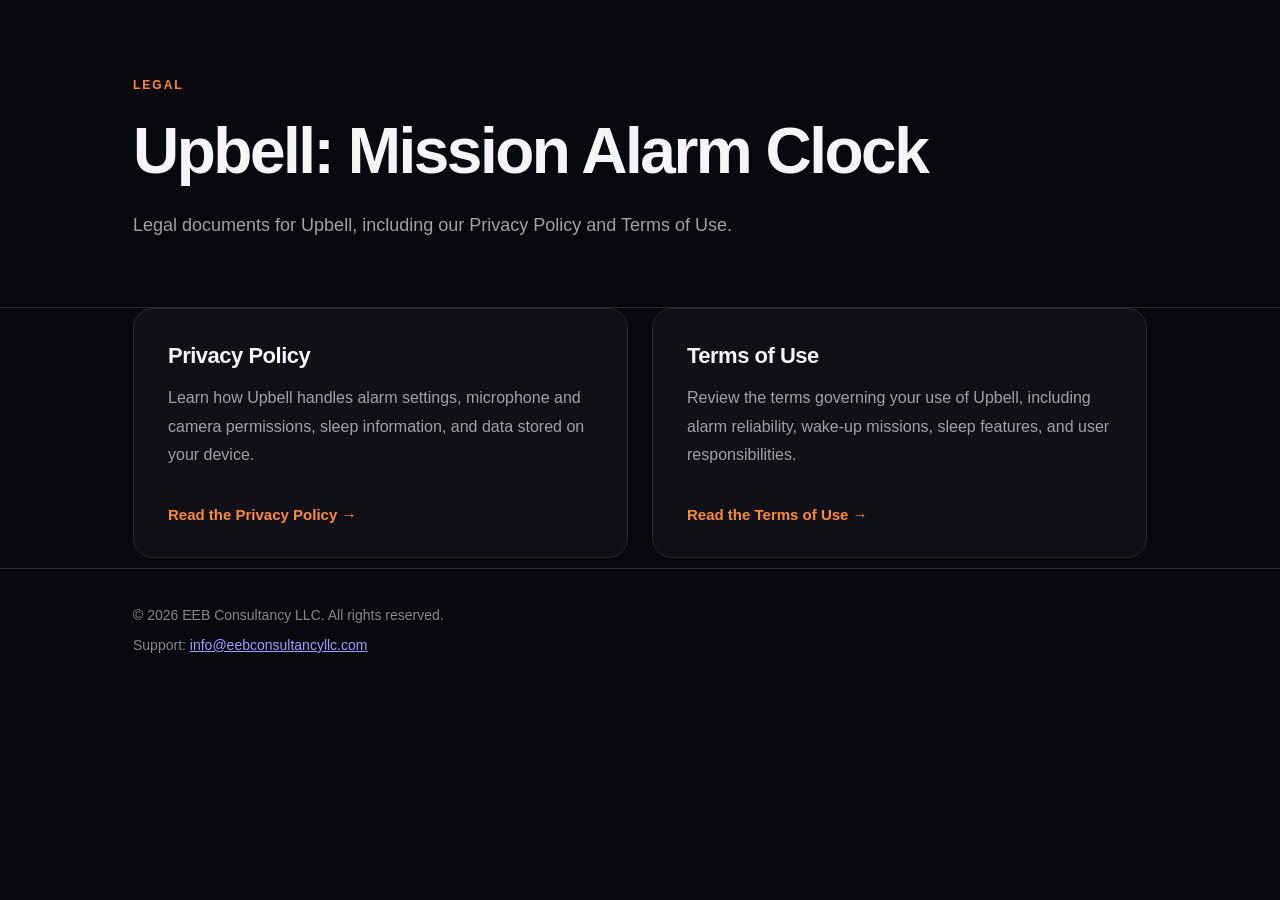
<file: index.html>
<!DOCTYPE html>
<html lang="en">
<head>
  <meta charset="UTF-8">
  <meta name="viewport" content="width=device-width, initial-scale=1">
  <meta name="color-scheme" content="dark">
  <meta name="theme-color" content="#08090D">
  <meta name="description" content="Privacy Policy and Terms of Use for Upbell: Mission Alarm Clock by EEB Consultancy LLC.">

  <title>Upbell — Legal</title>
  <link rel="stylesheet" href="styles.css">
</head>

<body>
  <header>
    <div class="container">
      <div class="eyebrow">LEGAL</div>

      <h1>Upbell: Mission Alarm Clock</h1>

      <p class="intro">
        Legal documents for Upbell, including our
        Privacy Policy and Terms of Use.
      </p>
    </div>
  </header>

  <main>
    <div class="container">
      <div class="cards">

        <a class="card" href="privacy.html">
          <h2>Privacy Policy</h2>
          <p>
            Learn how Upbell handles alarm settings,
            microphone and camera permissions, sleep
            information, and data stored on your device.
          </p>
          <span class="link">Read the Privacy Policy →</span>
        </a>

        <a class="card" href="terms.html">
          <h2>Terms of Use</h2>
          <p>
            Review the terms governing your use of
            Upbell, including alarm reliability,
            wake-up missions, sleep features,
            and user responsibilities.
          </p>
          <span class="link">Read the Terms of Use →</span>
        </a>

      </div>
    </div>
  </main>

  <footer>
    <div class="container">
      © 2026 EEB Consultancy LLC. All rights reserved.
      <p>
        Support:
        <a href="mailto:info@eebconsultancyllc.com">
          info@eebconsultancyllc.com
        </a>
      </p>
    </div>
  </footer>
</body>
</html>
</file>
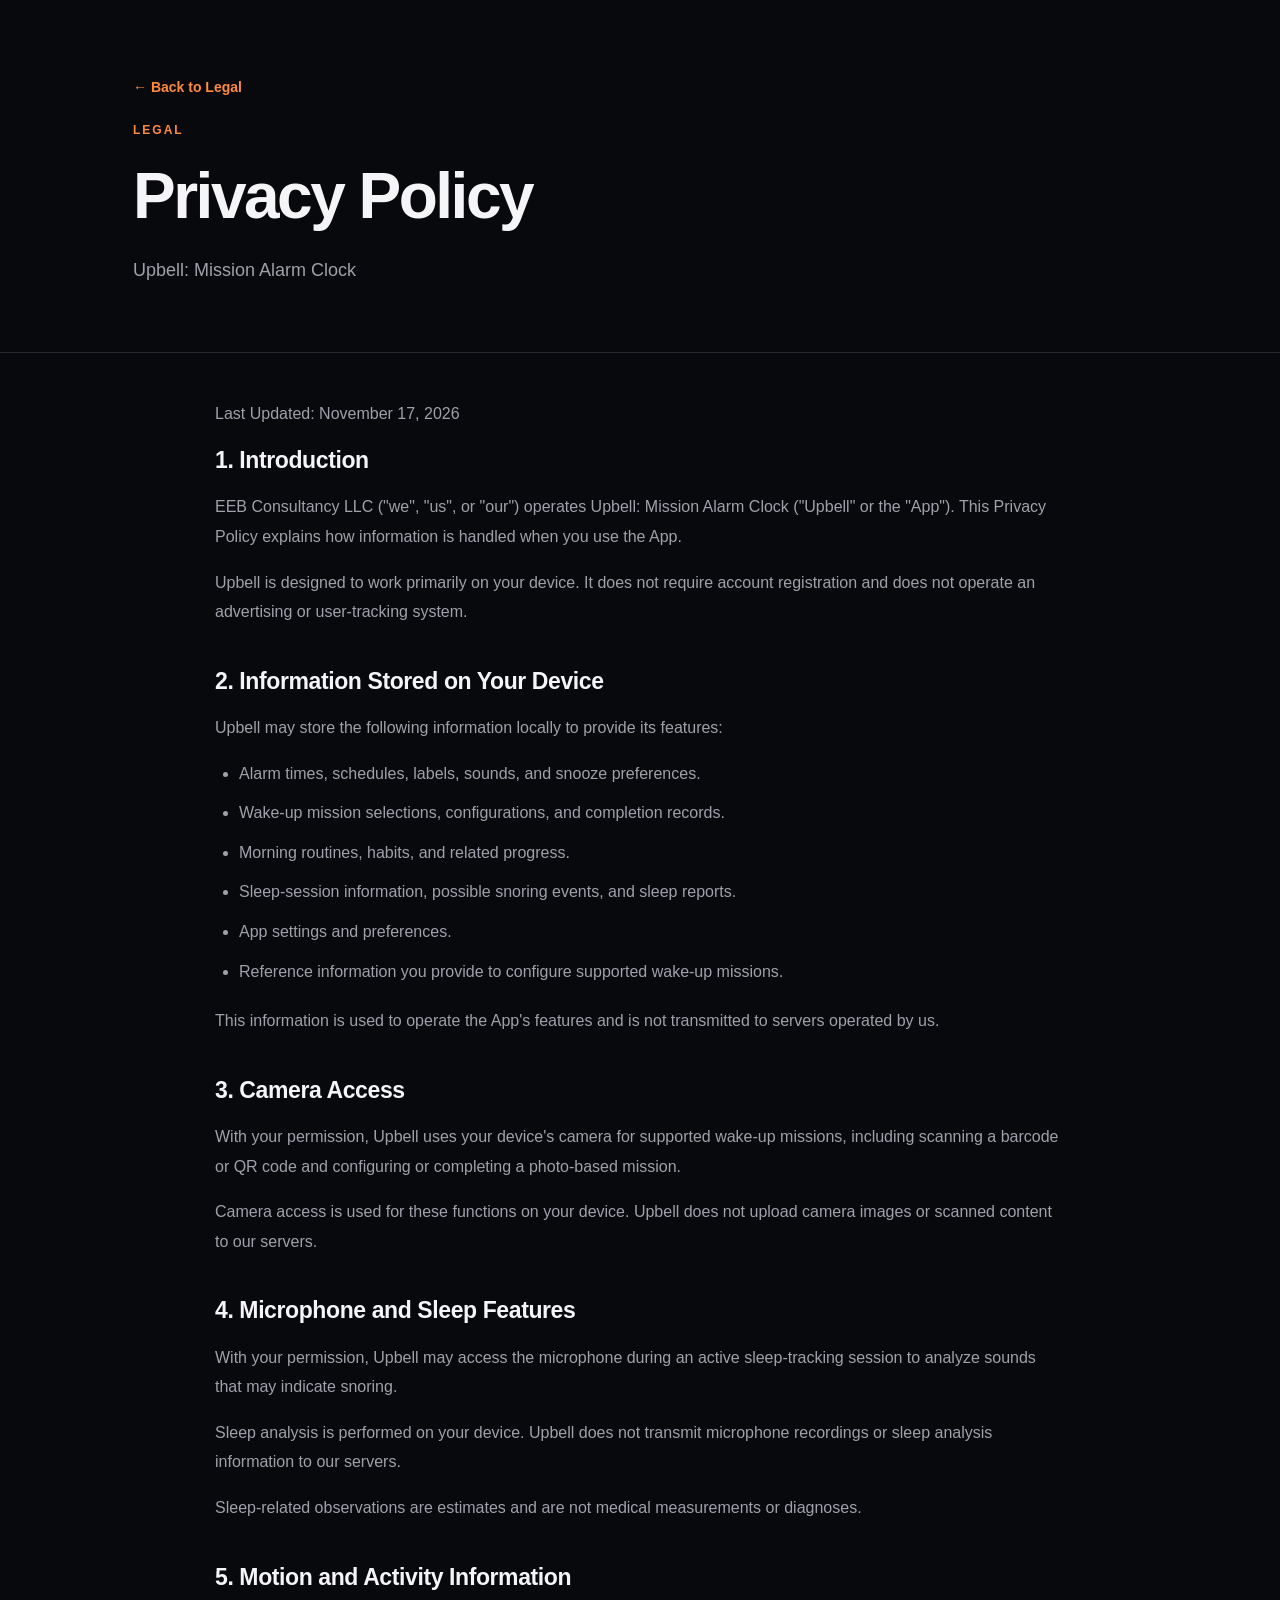
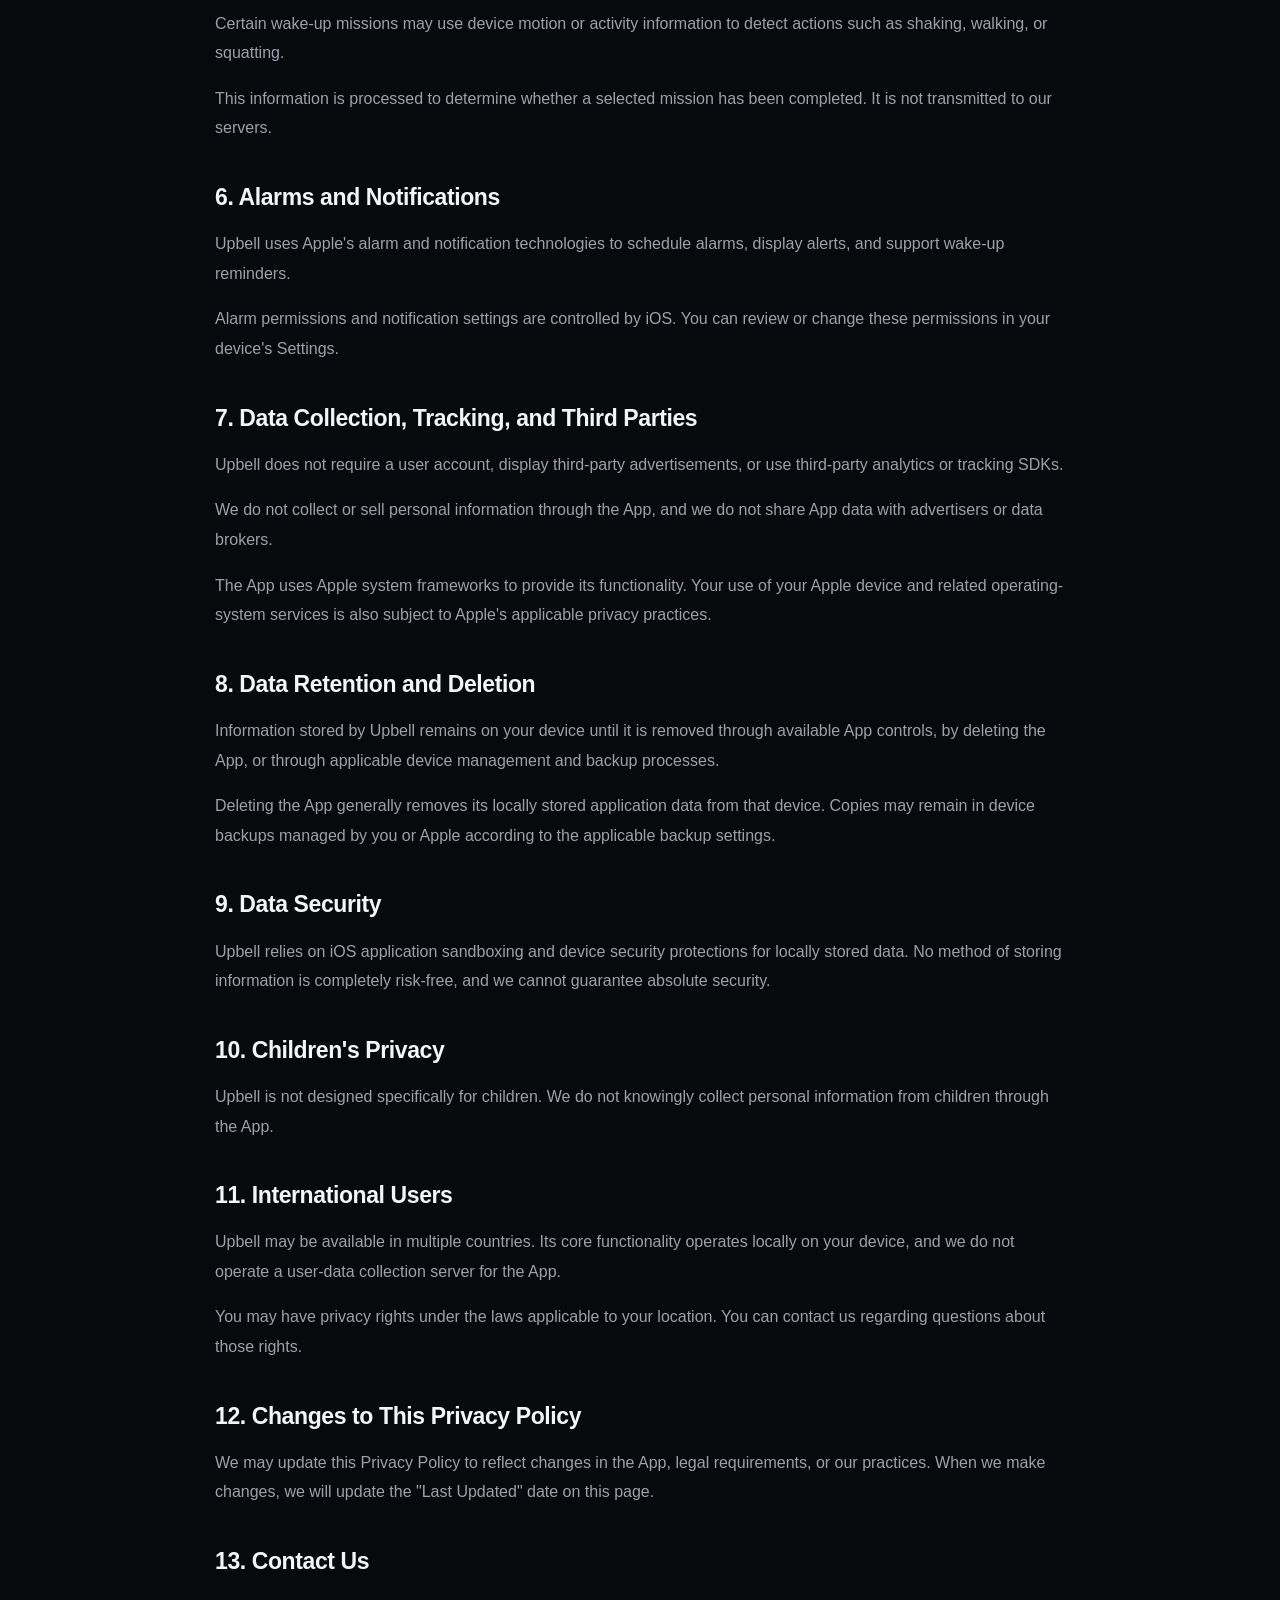
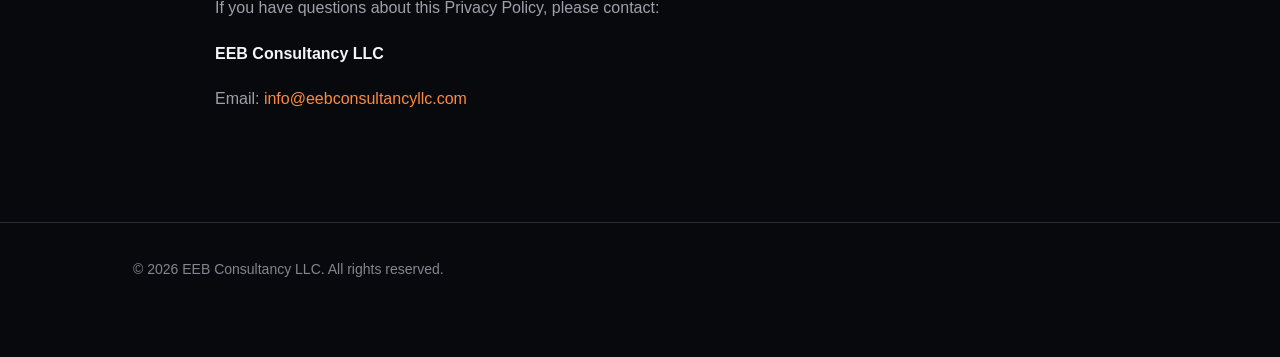
<file: privacy.html>
<!DOCTYPE html>
<html lang="en">
<head>
  <meta charset="UTF-8">
  <meta name="viewport" content="width=device-width, initial-scale=1">
  <meta name="color-scheme" content="dark">
  <meta name="theme-color" content="#08090D">
  <meta name="description" content="Privacy Policy for Upbell: Mission Alarm Clock by EEB Consultancy LLC.">
  <title>Privacy Policy — Upbell</title>
  <link rel="stylesheet" href="styles.css">
</head>
<body>
  <header>
    <div class="container">
      <a class="back-link" href="index.html">← Back to Legal</a>
      <div class="eyebrow">LEGAL</div>
      <h1>Privacy Policy</h1>
      <p class="intro">Upbell: Mission Alarm Clock</p>
    </div>
  </header>

  <main>
    <div class="container document">
      <p class="last-updated">Last Updated: November 17, 2026</p>

      <section>
        <h2>1. Introduction</h2>
        <p>
          EEB Consultancy LLC ("we", "us", or "our") operates
          Upbell: Mission Alarm Clock ("Upbell" or the "App").
          This Privacy Policy explains how information is
          handled when you use the App.
        </p>
        <p>
          Upbell is designed to work primarily on your device.
          It does not require account registration and does not
          operate an advertising or user-tracking system.
        </p>
      </section>

      <section>
        <h2>2. Information Stored on Your Device</h2>
        <p>
          Upbell may store the following information locally
          to provide its features:
        </p>
        <ul>
          <li>Alarm times, schedules, labels, sounds, and snooze preferences.</li>
          <li>Wake-up mission selections, configurations, and completion records.</li>
          <li>Morning routines, habits, and related progress.</li>
          <li>Sleep-session information, possible snoring events, and sleep reports.</li>
          <li>App settings and preferences.</li>
          <li>Reference information you provide to configure supported wake-up missions.</li>
        </ul>
        <p>
          This information is used to operate the App's features
          and is not transmitted to servers operated by us.
        </p>
      </section>

      <section>
        <h2>3. Camera Access</h2>
        <p>
          With your permission, Upbell uses your device's camera
          for supported wake-up missions, including scanning a
          barcode or QR code and configuring or completing a
          photo-based mission.
        </p>
        <p>
          Camera access is used for these functions on your
          device. Upbell does not upload camera images or
          scanned content to our servers.
        </p>
      </section>

      <section>
        <h2>4. Microphone and Sleep Features</h2>
        <p>
          With your permission, Upbell may access the microphone
          during an active sleep-tracking session to analyze
          sounds that may indicate snoring.
        </p>
        <p>
          Sleep analysis is performed on your device. Upbell
          does not transmit microphone recordings or sleep
          analysis information to our servers.
        </p>
        <p>
          Sleep-related observations are estimates and are not
          medical measurements or diagnoses.
        </p>
      </section>

      <section>
        <h2>5. Motion and Activity Information</h2>
        <p>
          Certain wake-up missions may use device motion or
          activity information to detect actions such as
          shaking, walking, or squatting.
        </p>
        <p>
          This information is processed to determine whether
          a selected mission has been completed. It is not
          transmitted to our servers.
        </p>
      </section>

      <section>
        <h2>6. Alarms and Notifications</h2>
        <p>
          Upbell uses Apple's alarm and notification technologies
          to schedule alarms, display alerts, and support
          wake-up reminders.
        </p>
        <p>
          Alarm permissions and notification settings are
          controlled by iOS. You can review or change these
          permissions in your device's Settings.
        </p>
      </section>

      <section>
        <h2>7. Data Collection, Tracking, and Third Parties</h2>
        <p>
          Upbell does not require a user account, display
          third-party advertisements, or use third-party
          analytics or tracking SDKs.
        </p>
        <p>
          We do not collect or sell personal information
          through the App, and we do not share App data with
          advertisers or data brokers.
        </p>
        <p>
          The App uses Apple system frameworks to provide
          its functionality. Your use of your Apple device
          and related operating-system services is also
          subject to Apple's applicable privacy practices.
        </p>
      </section>

      <section>
        <h2>8. Data Retention and Deletion</h2>
        <p>
          Information stored by Upbell remains on your device
          until it is removed through available App controls,
          by deleting the App, or through applicable device
          management and backup processes.
        </p>
        <p>
          Deleting the App generally removes its locally stored
          application data from that device. Copies may remain
          in device backups managed by you or Apple according
          to the applicable backup settings.
        </p>
      </section>

      <section>
        <h2>9. Data Security</h2>
        <p>
          Upbell relies on iOS application sandboxing and
          device security protections for locally stored data.
          No method of storing information is completely
          risk-free, and we cannot guarantee absolute security.
        </p>
      </section>

      <section>
        <h2>10. Children's Privacy</h2>
        <p>
          Upbell is not designed specifically for children.
          We do not knowingly collect personal information
          from children through the App.
        </p>
      </section>

      <section>
        <h2>11. International Users</h2>
        <p>
          Upbell may be available in multiple countries.
          Its core functionality operates locally on your
          device, and we do not operate a user-data collection
          server for the App.
        </p>
        <p>
          You may have privacy rights under the laws applicable
          to your location. You can contact us regarding
          questions about those rights.
        </p>
      </section>

      <section>
        <h2>12. Changes to This Privacy Policy</h2>
        <p>
          We may update this Privacy Policy to reflect changes
          in the App, legal requirements, or our practices.
          When we make changes, we will update the
          "Last Updated" date on this page.
        </p>
      </section>

      <section>
        <h2>13. Contact Us</h2>
        <p>
          If you have questions about this Privacy Policy,
          please contact:
        </p>
        <p>
          <strong>EEB Consultancy LLC</strong>
        </p>
        <p>
          Email:
          <a href="mailto:info@eebconsultancyllc.com">
            info@eebconsultancyllc.com
          </a>
        </p>
      </section>
    </div>
  </main>

  <footer>
    <div class="container">
      © 2026 EEB Consultancy LLC. All rights reserved.
    </div>
  </footer>
</body>
</html>
</file>
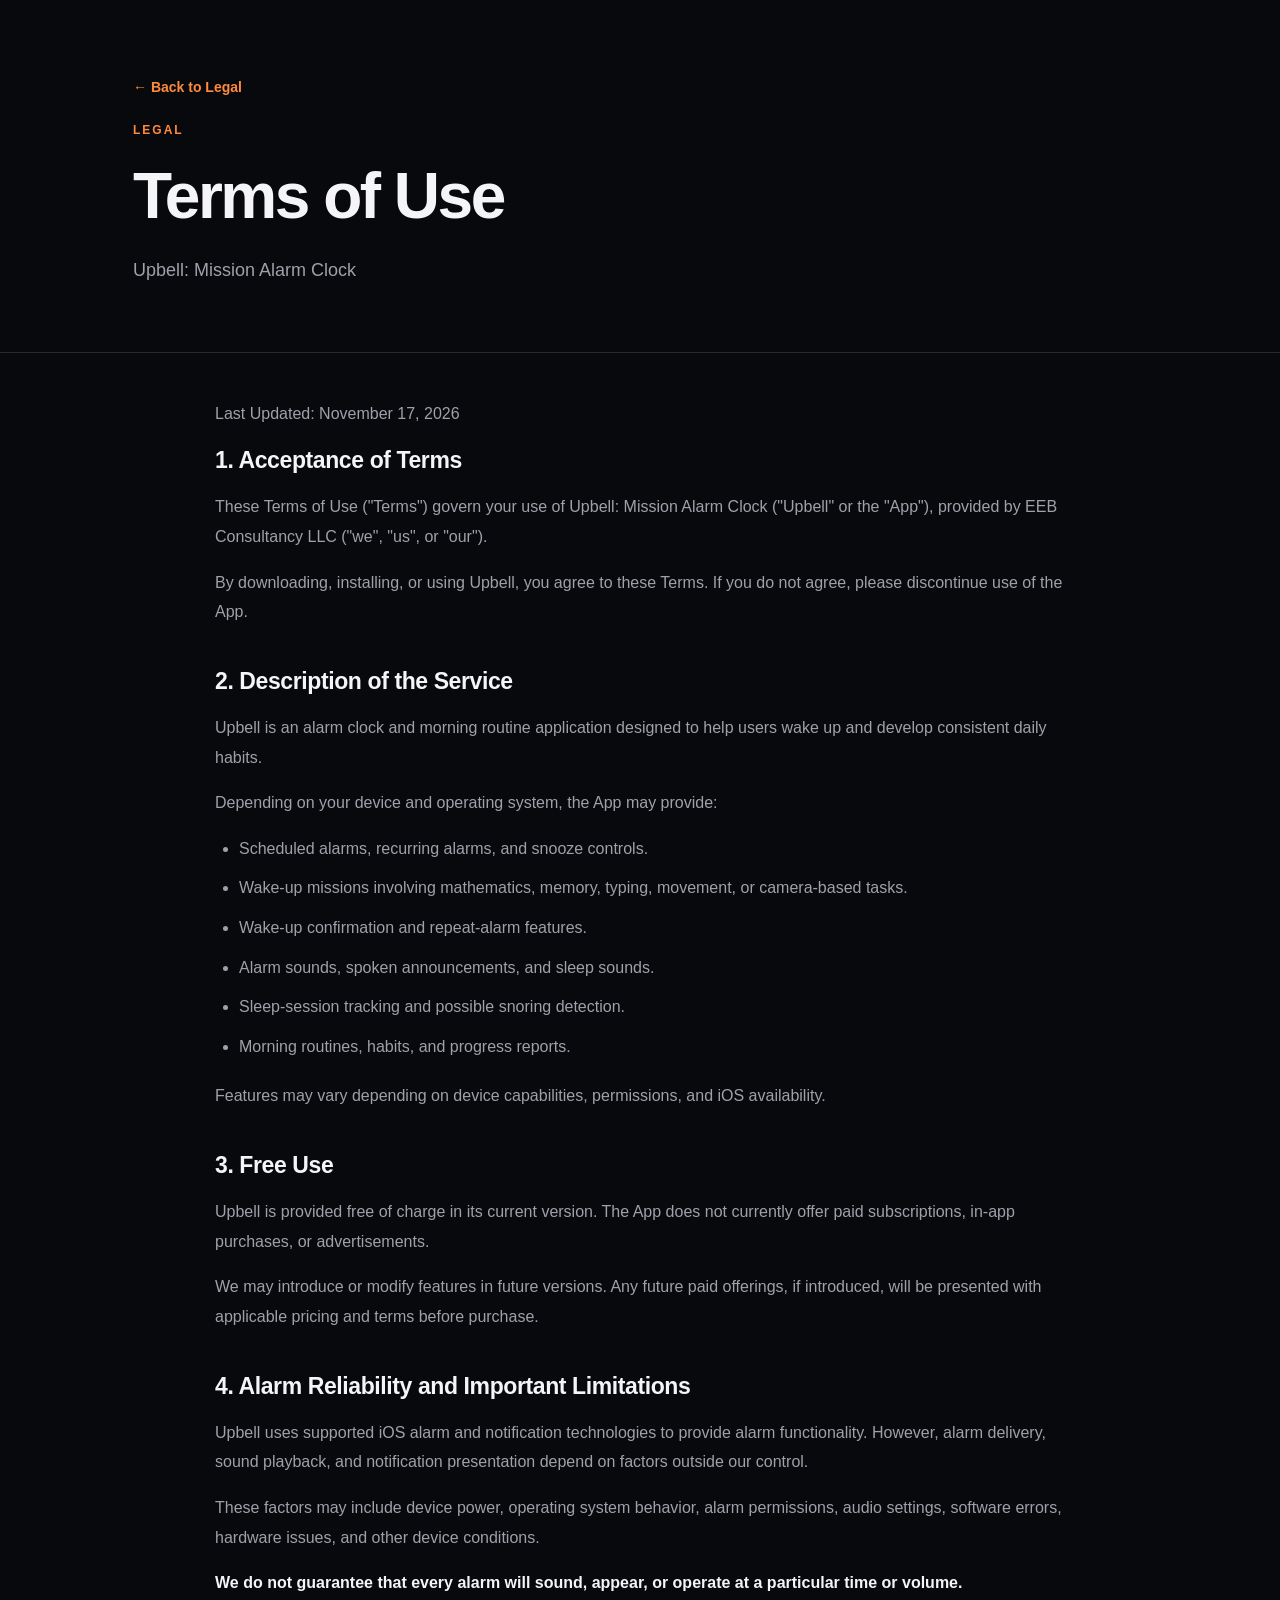
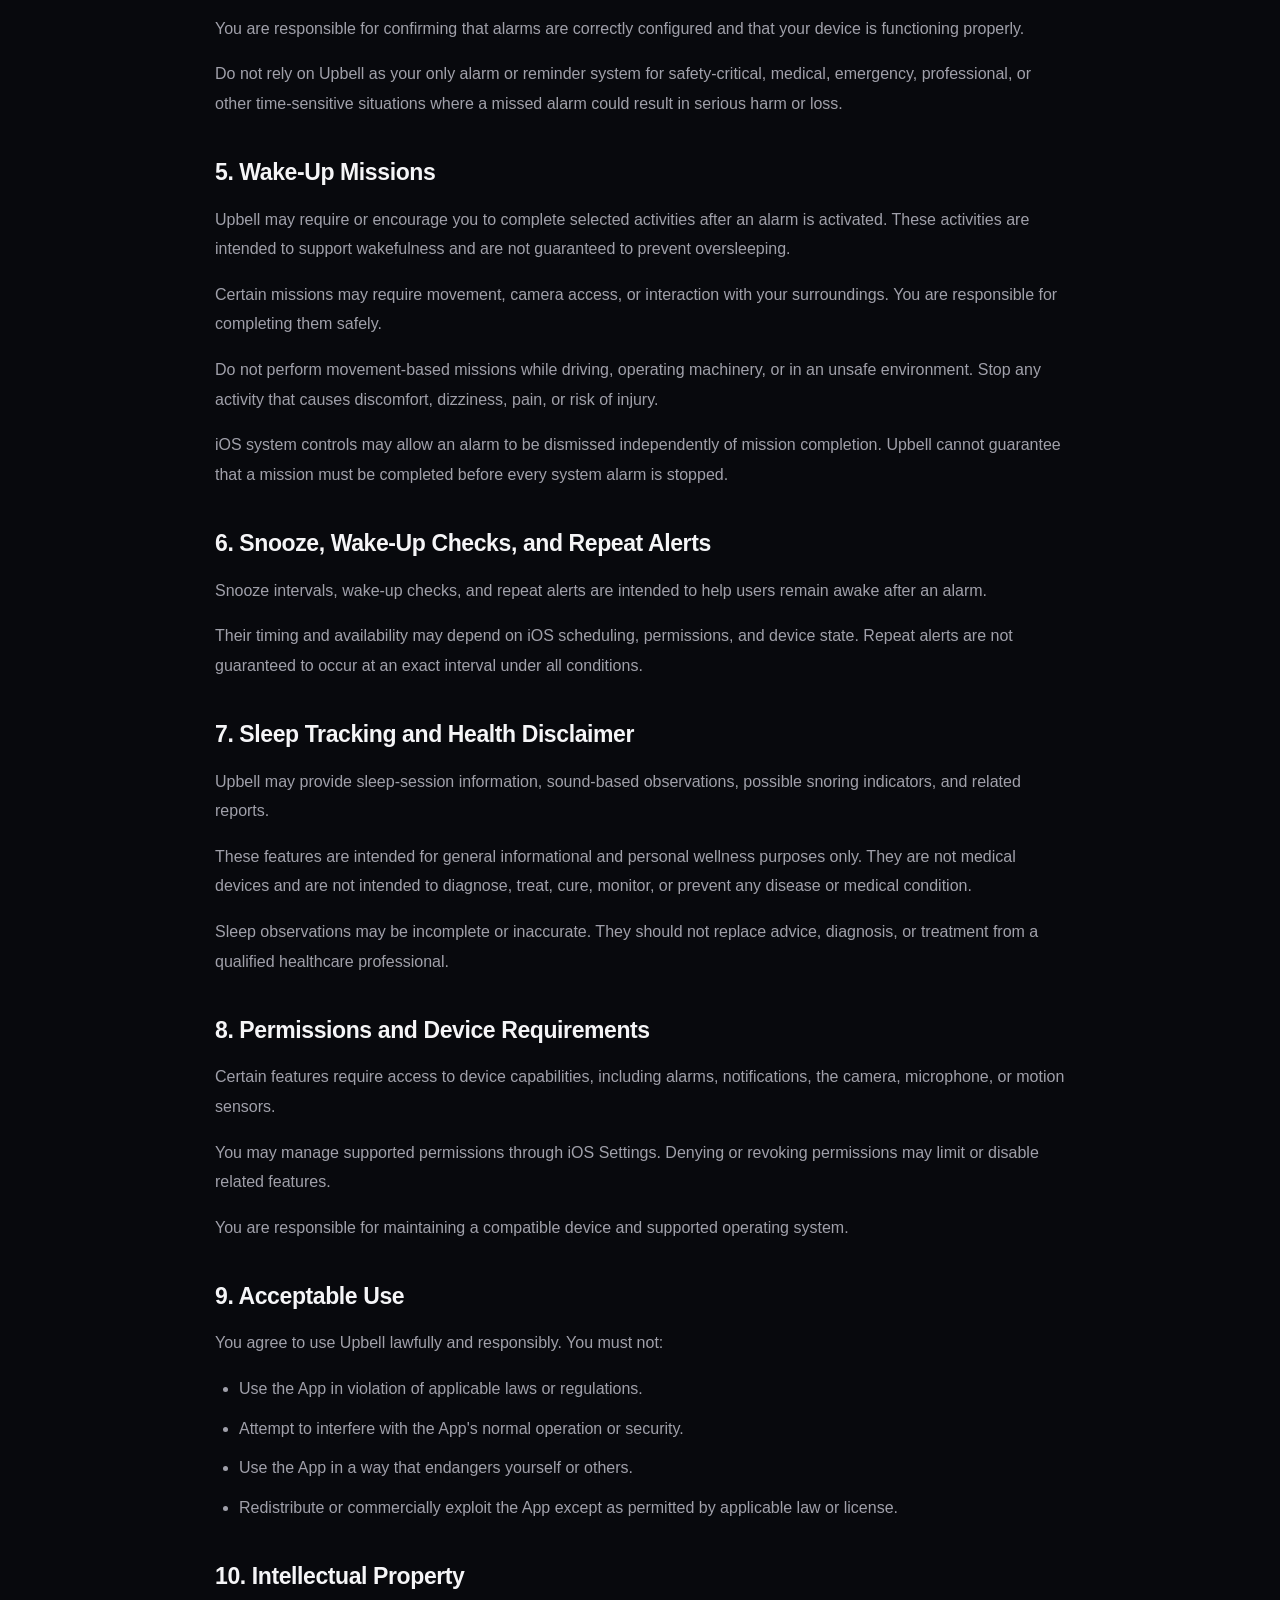
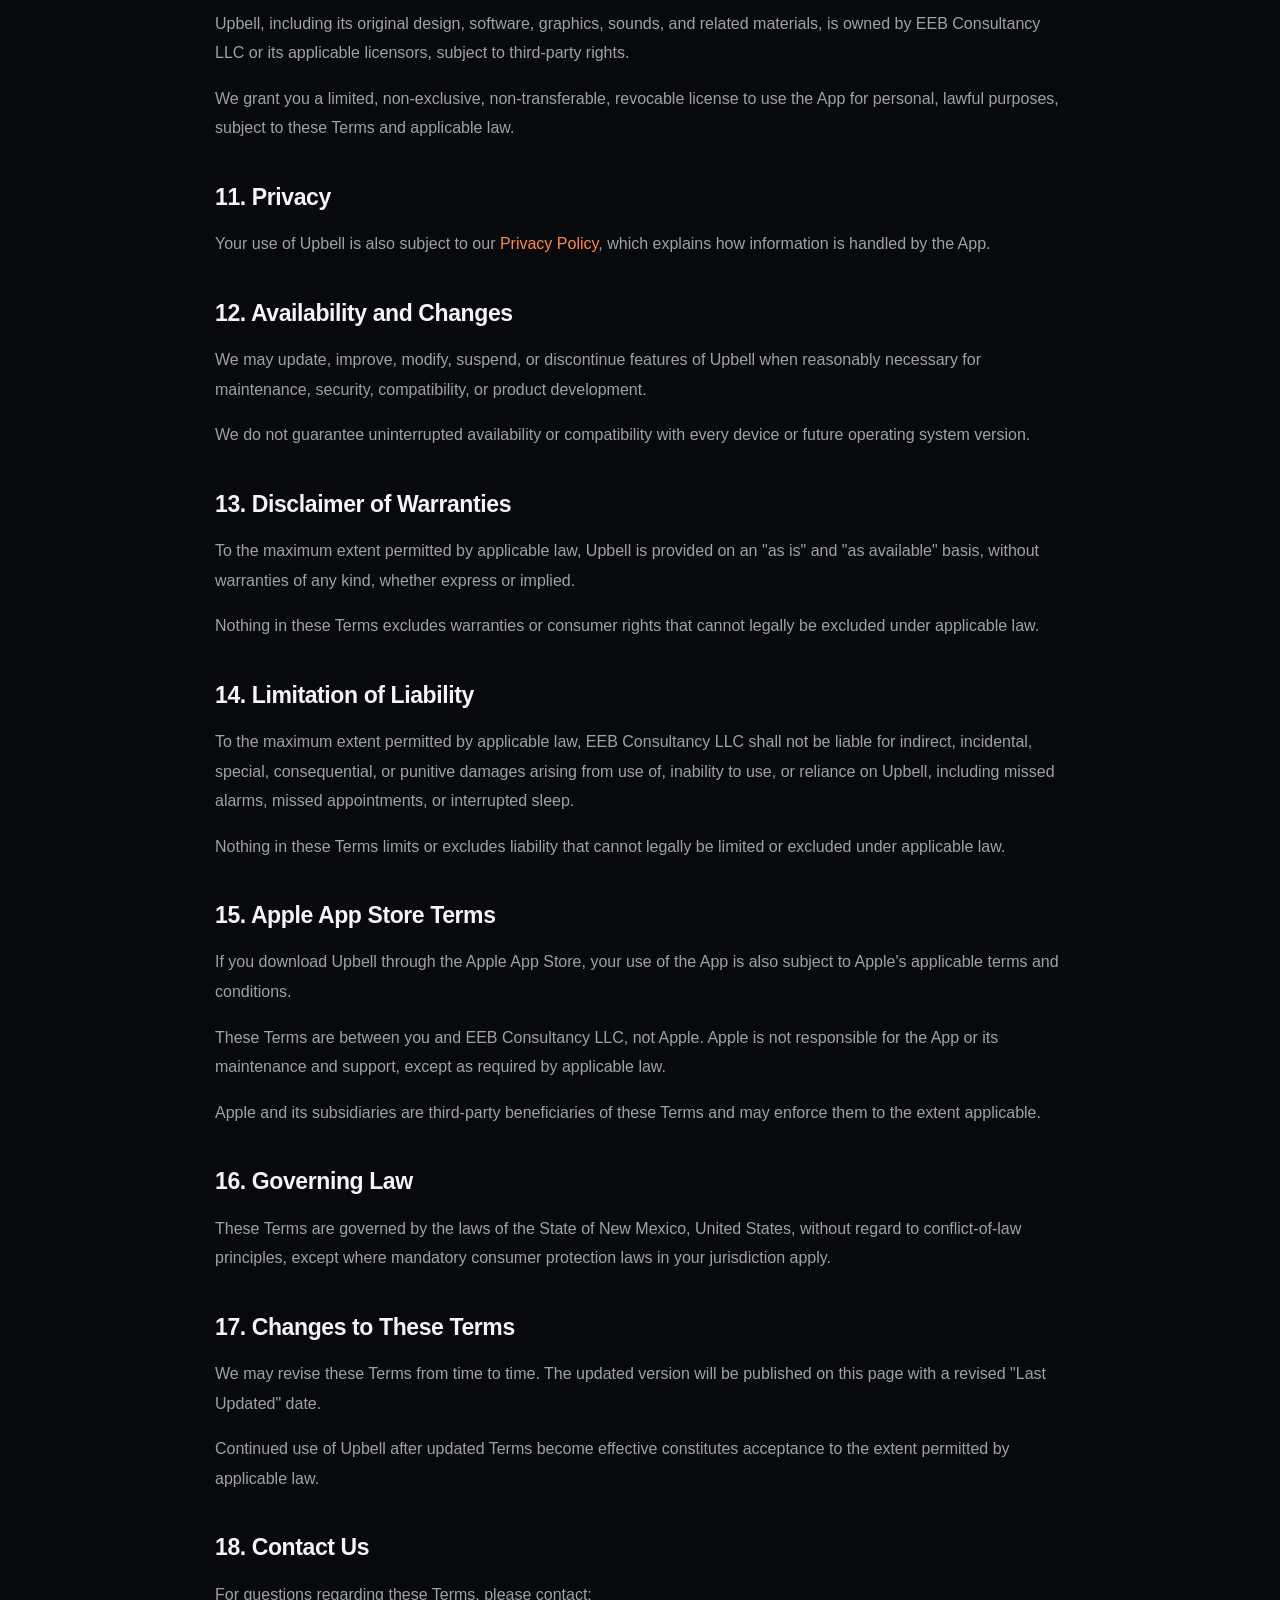
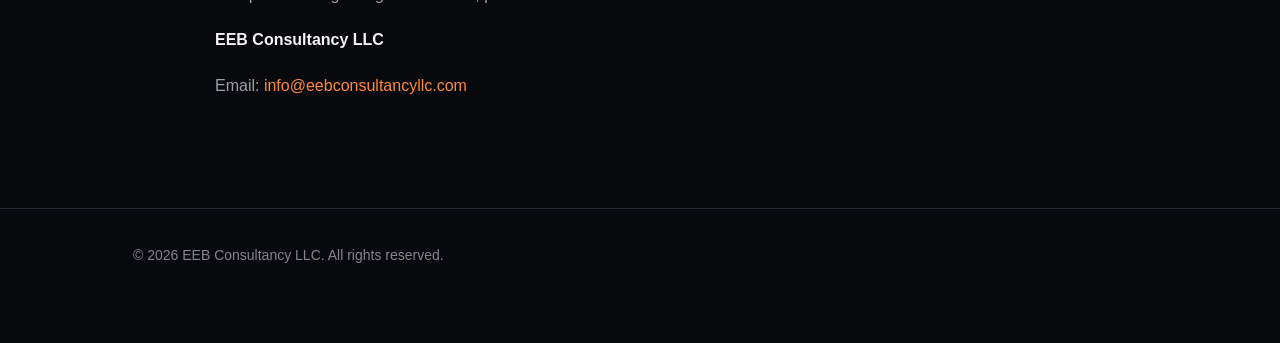
<file: terms.html>
<!DOCTYPE html>
<html lang="en">
<head>
  <meta charset="UTF-8">
  <meta name="viewport" content="width=device-width, initial-scale=1">
  <meta name="color-scheme" content="dark">
  <meta name="theme-color" content="#08090D">
  <meta name="description" content="Terms of Use for Upbell: Mission Alarm Clock by EEB Consultancy LLC.">
  <title>Terms of Use — Upbell</title>
  <link rel="stylesheet" href="styles.css">
</head>

<body>
  <header>
    <div class="container">
      <a class="back-link" href="index.html">← Back to Legal</a>
      <div class="eyebrow">LEGAL</div>
      <h1>Terms of Use</h1>
      <p class="intro">Upbell: Mission Alarm Clock</p>
    </div>
  </header>

  <main>
    <div class="container document">
      <p class="last-updated">Last Updated: November 17, 2026</p>

      <section>
        <h2>1. Acceptance of Terms</h2>
        <p>
          These Terms of Use ("Terms") govern your use of
          Upbell: Mission Alarm Clock ("Upbell" or the "App"),
          provided by EEB Consultancy LLC ("we", "us", or "our").
        </p>
        <p>
          By downloading, installing, or using Upbell, you
          agree to these Terms. If you do not agree, please
          discontinue use of the App.
        </p>
      </section>

      <section>
        <h2>2. Description of the Service</h2>
        <p>
          Upbell is an alarm clock and morning routine
          application designed to help users wake up and
          develop consistent daily habits.
        </p>
        <p>
          Depending on your device and operating system,
          the App may provide:
        </p>
        <ul>
          <li>Scheduled alarms, recurring alarms, and snooze controls.</li>
          <li>Wake-up missions involving mathematics, memory, typing, movement, or camera-based tasks.</li>
          <li>Wake-up confirmation and repeat-alarm features.</li>
          <li>Alarm sounds, spoken announcements, and sleep sounds.</li>
          <li>Sleep-session tracking and possible snoring detection.</li>
          <li>Morning routines, habits, and progress reports.</li>
        </ul>
        <p>
          Features may vary depending on device capabilities,
          permissions, and iOS availability.
        </p>
      </section>

      <section>
        <h2>3. Free Use</h2>
        <p>
          Upbell is provided free of charge in its current
          version. The App does not currently offer paid
          subscriptions, in-app purchases, or advertisements.
        </p>
        <p>
          We may introduce or modify features in future
          versions. Any future paid offerings, if introduced,
          will be presented with applicable pricing and terms
          before purchase.
        </p>
      </section>

      <section>
        <h2>4. Alarm Reliability and Important Limitations</h2>
        <p>
          Upbell uses supported iOS alarm and notification
          technologies to provide alarm functionality.
          However, alarm delivery, sound playback, and
          notification presentation depend on factors
          outside our control.
        </p>
        <p>
          These factors may include device power, operating
          system behavior, alarm permissions, audio settings,
          software errors, hardware issues, and other
          device conditions.
        </p>
        <p>
          <strong>
            We do not guarantee that every alarm will sound,
            appear, or operate at a particular time or volume.
          </strong>
        </p>
        <p>
          You are responsible for confirming that alarms
          are correctly configured and that your device
          is functioning properly.
        </p>
        <p>
          Do not rely on Upbell as your only alarm or reminder
          system for safety-critical, medical, emergency,
          professional, or other time-sensitive situations
          where a missed alarm could result in serious harm
          or loss.
        </p>
      </section>

      <section>
        <h2>5. Wake-Up Missions</h2>
        <p>
          Upbell may require or encourage you to complete
          selected activities after an alarm is activated.
          These activities are intended to support wakefulness
          and are not guaranteed to prevent oversleeping.
        </p>
        <p>
          Certain missions may require movement, camera
          access, or interaction with your surroundings.
          You are responsible for completing them safely.
        </p>
        <p>
          Do not perform movement-based missions while
          driving, operating machinery, or in an unsafe
          environment. Stop any activity that causes
          discomfort, dizziness, pain, or risk of injury.
        </p>
        <p>
          iOS system controls may allow an alarm to be
          dismissed independently of mission completion.
          Upbell cannot guarantee that a mission must
          be completed before every system alarm is stopped.
        </p>
      </section>

      <section>
        <h2>6. Snooze, Wake-Up Checks, and Repeat Alerts</h2>
        <p>
          Snooze intervals, wake-up checks, and repeat
          alerts are intended to help users remain awake
          after an alarm.
        </p>
        <p>
          Their timing and availability may depend on
          iOS scheduling, permissions, and device state.
          Repeat alerts are not guaranteed to occur
          at an exact interval under all conditions.
        </p>
      </section>

      <section>
        <h2>7. Sleep Tracking and Health Disclaimer</h2>
        <p>
          Upbell may provide sleep-session information,
          sound-based observations, possible snoring
          indicators, and related reports.
        </p>
        <p>
          These features are intended for general
          informational and personal wellness purposes only.
          They are not medical devices and are not intended
          to diagnose, treat, cure, monitor, or prevent
          any disease or medical condition.
        </p>
        <p>
          Sleep observations may be incomplete or inaccurate.
          They should not replace advice, diagnosis, or
          treatment from a qualified healthcare professional.
        </p>
      </section>

      <section>
        <h2>8. Permissions and Device Requirements</h2>
        <p>
          Certain features require access to device
          capabilities, including alarms, notifications,
          the camera, microphone, or motion sensors.
        </p>
        <p>
          You may manage supported permissions through
          iOS Settings. Denying or revoking permissions
          may limit or disable related features.
        </p>
        <p>
          You are responsible for maintaining a compatible
          device and supported operating system.
        </p>
      </section>

      <section>
        <h2>9. Acceptable Use</h2>
        <p>
          You agree to use Upbell lawfully and responsibly.
          You must not:
        </p>
        <ul>
          <li>Use the App in violation of applicable laws or regulations.</li>
          <li>Attempt to interfere with the App's normal operation or security.</li>
          <li>Use the App in a way that endangers yourself or others.</li>
          <li>Redistribute or commercially exploit the App except as permitted by applicable law or license.</li>
        </ul>
      </section>

      <section>
        <h2>10. Intellectual Property</h2>
        <p>
          Upbell, including its original design, software,
          graphics, sounds, and related materials, is owned
          by EEB Consultancy LLC or its applicable licensors,
          subject to third-party rights.
        </p>
        <p>
          We grant you a limited, non-exclusive,
          non-transferable, revocable license to use
          the App for personal, lawful purposes,
          subject to these Terms and applicable law.
        </p>
      </section>

      <section>
        <h2>11. Privacy</h2>
        <p>
          Your use of Upbell is also subject to our
          <a href="privacy.html">Privacy Policy</a>,
          which explains how information is handled
          by the App.
        </p>
      </section>

      <section>
        <h2>12. Availability and Changes</h2>
        <p>
          We may update, improve, modify, suspend,
          or discontinue features of Upbell when
          reasonably necessary for maintenance,
          security, compatibility, or product development.
        </p>
        <p>
          We do not guarantee uninterrupted availability
          or compatibility with every device or future
          operating system version.
        </p>
      </section>

      <section>
        <h2>13. Disclaimer of Warranties</h2>
        <p>
          To the maximum extent permitted by applicable law,
          Upbell is provided on an "as is" and "as available"
          basis, without warranties of any kind, whether
          express or implied.
        </p>
        <p>
          Nothing in these Terms excludes warranties or
          consumer rights that cannot legally be excluded
          under applicable law.
        </p>
      </section>

      <section>
        <h2>14. Limitation of Liability</h2>
        <p>
          To the maximum extent permitted by applicable law,
          EEB Consultancy LLC shall not be liable for
          indirect, incidental, special, consequential,
          or punitive damages arising from use of,
          inability to use, or reliance on Upbell,
          including missed alarms, missed appointments,
          or interrupted sleep.
        </p>
        <p>
          Nothing in these Terms limits or excludes
          liability that cannot legally be limited
          or excluded under applicable law.
        </p>
      </section>

      <section>
        <h2>15. Apple App Store Terms</h2>
        <p>
          If you download Upbell through the Apple App Store,
          your use of the App is also subject to Apple's
          applicable terms and conditions.
        </p>
        <p>
          These Terms are between you and EEB Consultancy LLC,
          not Apple. Apple is not responsible for the App
          or its maintenance and support, except as
          required by applicable law.
        </p>
        <p>
          Apple and its subsidiaries are third-party
          beneficiaries of these Terms and may enforce
          them to the extent applicable.
        </p>
      </section>

      <section>
        <h2>16. Governing Law</h2>
        <p>
          These Terms are governed by the laws of the
          State of New Mexico, United States, without
          regard to conflict-of-law principles, except
          where mandatory consumer protection laws
          in your jurisdiction apply.
        </p>
      </section>

      <section>
        <h2>17. Changes to These Terms</h2>
        <p>
          We may revise these Terms from time to time.
          The updated version will be published on
          this page with a revised "Last Updated" date.
        </p>
        <p>
          Continued use of Upbell after updated Terms
          become effective constitutes acceptance
          to the extent permitted by applicable law.
        </p>
      </section>

      <section>
        <h2>18. Contact Us</h2>
        <p>
          For questions regarding these Terms,
          please contact:
        </p>
        <p>
          <strong>EEB Consultancy LLC</strong>
        </p>
        <p>
          Email:
          <a href="mailto:info@eebconsultancyllc.com">
            info@eebconsultancyllc.com
          </a>
        </p>
      </section>
    </div>
  </main>

  <footer>
    <div class="container">
      © 2026 EEB Consultancy LLC. All rights reserved.
    </div>
  </footer>
</body>
</html>
</file>
<file: styles.css>
:root {
  --bg: #08090D;
  --card: #101116;
  --text: #F5F5F7;
  --muted: #A0A0AA;
  --border: #292A31;
  --accent: #FF8A3D;
}

* {
  box-sizing: border-box;
}

html {
  scroll-behavior: smooth;
}

body {
  margin: 0;
  background: var(--bg);
  color: var(--text);
  font-family: -apple-system, BlinkMacSystemFont,
    "Segoe UI", sans-serif;
  -webkit-font-smoothing: antialiased;
}

.container {
  width: min(100% - 48px, 1014px);
  margin: 0 auto;
}

/* Header */

header {
  padding: 78px 0 48px;
  border-bottom: 1px solid var(--border);
}

.eyebrow {
  color: var(--accent);
  font-size: 12px;
  font-weight: 700;
  letter-spacing: 2px;
  text-transform: uppercase;
}

h1 {
  margin: 25px 0 24px;
  font-size: clamp(40px, 5vw, 66px);
  font-weight: 750;
  line-height: 1.08;
  letter-spacing: -2.5px;
}

.intro {
  color: var(--muted);
  font-size: 18px;
  line-height: 1.7;
  max-width: 760px;
}

/* Legal home cards */

main {
  padding: 0 0 10px;
}

.cards {
  display: grid;
  grid-template-columns: repeat(2, minmax(0, 1fr));
  gap: 24px;
}

.card {
  display: flex;
  flex-direction: column;
  min-height: 250px;
  padding: 34px;
  background: var(--card);
  border: 1px solid var(--border);
  border-radius: 20px;
  color: inherit;
  text-decoration: none;
  transition: border-color .2s, transform .2s;
}

.card:hover,
.card:focus-visible {
  border-color: var(--accent);
  transform: translateY(-2px);
}

.card:focus-visible {
  outline: 2px solid var(--accent);
  outline-offset: 4px;
}

.card h2 {
  margin: 0 0 15px;
  font-size: 22px;
  letter-spacing: -.5px;
}

.card p {
  margin: 0 0 25px;
  color: var(--muted);
  font-size: 16px;
  line-height: 1.8;
}

.link {
  margin-top: auto;
  color: var(--accent);
  font-weight: 650;
  font-size: 15px;
}

/* Legal document pages */

.back-link {
  display: inline-block;
  margin-bottom: 28px;
  color: var(--accent);
  text-decoration: none;
  font-size: 14px;
  font-weight: 600;
}

.back-link:hover {
  text-decoration: underline;
}

.document {
  max-width: 850px;
  padding-top: 46px;
  padding-bottom: 60px;
}

.last-updated {
  color: var(--muted);
  font-size: 14px;
  margin: 0 0 36px;
}

.document section {
  margin-bottom: 38px;
}

.document h2 {
  margin: 0 0 16px;
  font-size: 23px;
  line-height: 1.4;
  letter-spacing: -.4px;
}

.document h3 {
  margin: 24px 0 12px;
  font-size: 18px;
}

.document p,
.document li {
  color: var(--muted);
  font-size: 16px;
  line-height: 1.85;
}

.document p {
  margin: 0 0 16px;
}

.document ul,
.document ol {
  padding-left: 24px;
  margin: 12px 0 20px;
}

.document li {
  margin-bottom: 10px;
}

.document a {
  color: var(--accent);
  text-decoration: none;
  overflow-wrap: anywhere;
}

.document a:hover {
  text-decoration: underline;
}

.document strong {
  color: var(--text);
  font-weight: 650;
}

/* Footer */

footer {
  margin-top: 0;
  padding: 38px 0 80px;
  border-top: 1px solid var(--border);
  color: #85858F;
  font-size: 14px;
}

/* Mobile */

@media (max-width: 700px) {
  .container {
    width: min(100% - 36px, 1014px);
  }

  header {
    padding: 58px 0 42px;
  }

  h1 {
    letter-spacing: -1.5px;
  }

  .intro {
    font-size: 16px;
  }

  .cards {
    grid-template-columns: 1fr;
    gap: 16px;
  }

  .card {
    min-height: 210px;
    padding: 26px;
  }

  .document {
    padding-top: 32px;
    padding-bottom: 44px;
  }

  .document h2 {
    font-size: 21px;
  }

  .document p,
  .document li {
    font-size: 15px;
  }

  footer {
    padding-bottom: 45px;
  }
}

/* Accessibility */

@media (prefers-reduced-motion: reduce) {
  html {
    scroll-behavior: auto;
  }

  .card {
    transition: none;
  }
}
</file>
